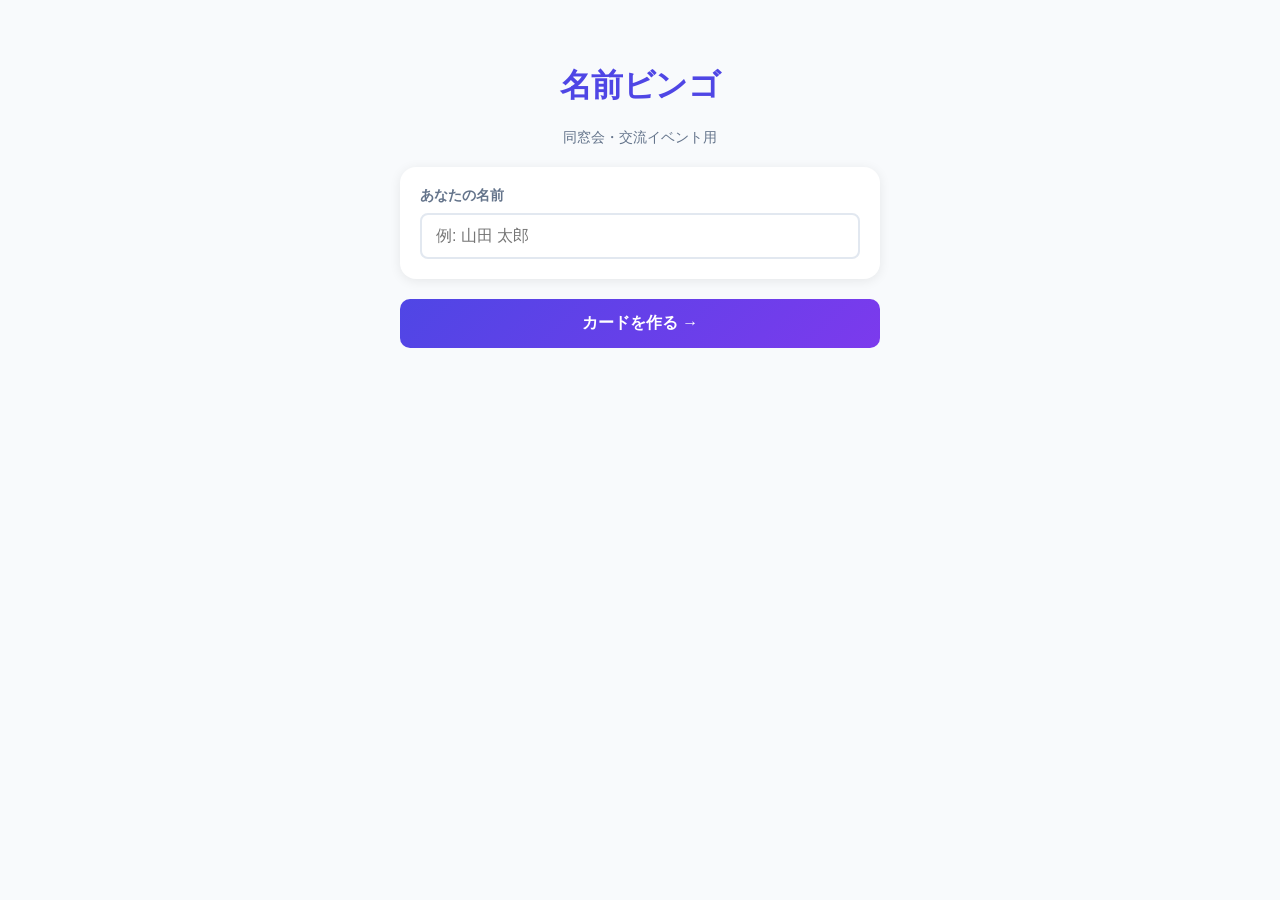
<file: index.html>
<!DOCTYPE html>
<html lang="ja">
<head>
  <meta charset="UTF-8">
  <meta name="viewport" content="width=device-width, initial-scale=1.0">
  <title>名前ビンゴ</title>
  <link rel="stylesheet" href="style.css">
</head>
<body>

  <!-- 画面1: 名前登録 -->
  <div id="screen-register" class="screen active">
    <div class="screen-content">
      <h1 class="app-title">名前ビンゴ</h1>
      <p class="subtitle">同窓会・交流イベント用</p>
      <div class="card-box">
        <label class="label" for="player-name">あなたの名前</label>
        <input
          type="text"
          id="player-name"
          class="input"
          placeholder="例: 山田 太郎"
          maxlength="20"
        >
        <p id="error-register" class="error hidden">名前を入力してください</p>
      </div>
      <button id="btn-to-card" class="btn btn-primary">カードを作る →</button>
    </div>
  </div>

  <!-- 画面2: カード入力 -->
  <div id="screen-input" class="screen">
    <div class="screen-content">
      <h2 class="screen-title">ビンゴカードを作ろう</h2>
      <p class="subtitle" id="input-subtitle"></p>
      <div id="cell-list"></div>
      <p id="error-input" class="error hidden">全てのマスに名前を入力してください</p>
      <button id="btn-to-game" class="btn btn-primary">ゲームを始める →</button>
    </div>
  </div>

  <!-- 画面3: ゲーム -->
  <div id="screen-game" class="screen">
    <div class="screen-content">
      <div class="player-badge" id="player-badge"></div>
      <p class="instruction">名前が呼ばれたらマスをタップ！</p>
      <div id="bingo-card" class="bingo-grid"></div>
      <div id="bingo-count" class="bingo-count">ビンゴ: 0 列</div>
      <div id="bingo-message" class="bingo-message hidden">
        <span class="bingo-text">BINGO!</span>
      </div>
      <button id="btn-reset" class="btn btn-secondary">最初からやり直す</button>
    </div>
  </div>

  <script src="app.js"></script>
</body>
</html>
</file>
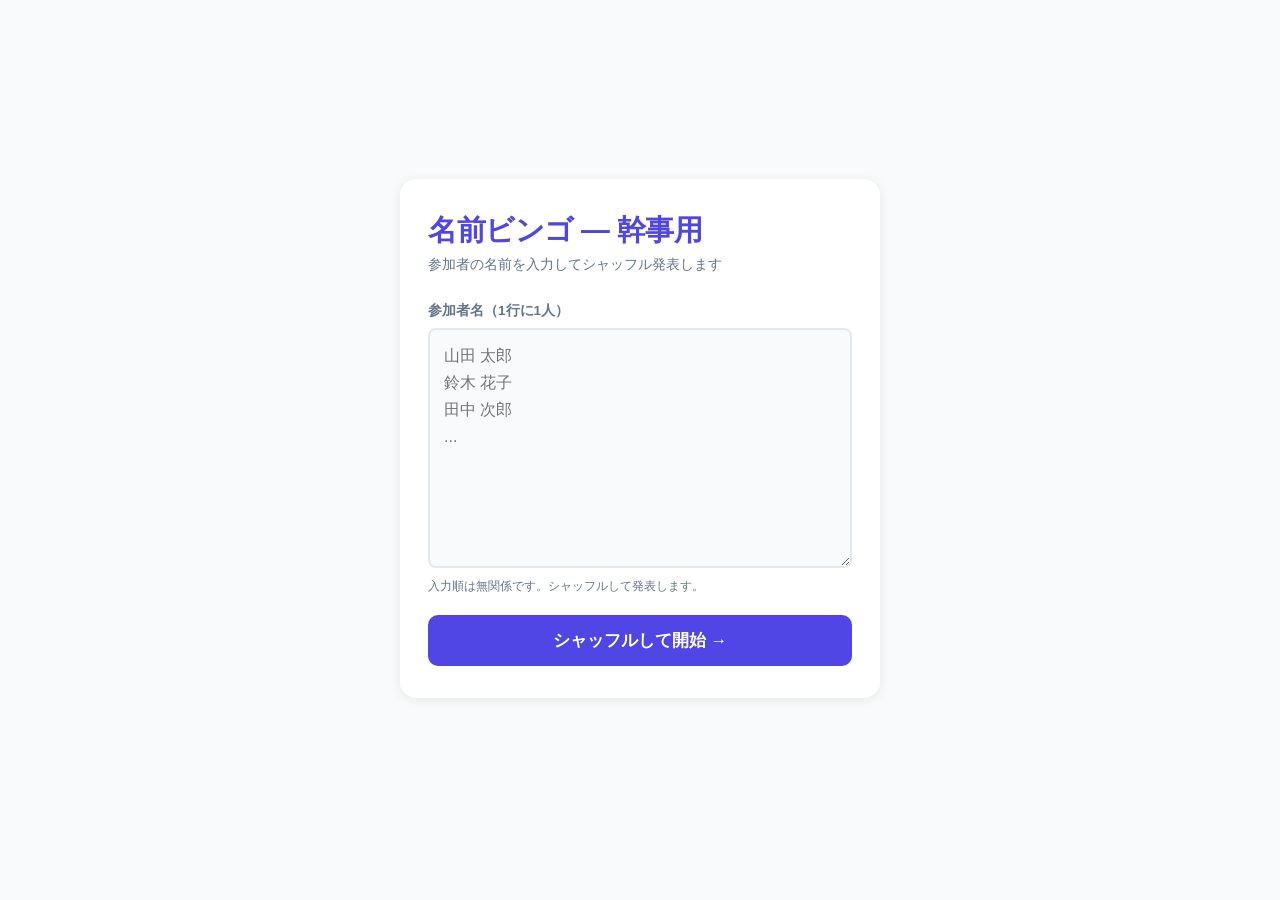
<file: host.html>
<!DOCTYPE html>
<html lang="ja">
<head>
  <meta charset="UTF-8">
  <meta name="viewport" content="width=device-width, initial-scale=1.0">
  <title>名前ビンゴ — 幹事用</title>
  <style>
    *, *::before, *::after { box-sizing: border-box; margin: 0; padding: 0; }

    /* index.html と同じ設計変数 + 特別賞専用色 */
    :root {
      --primary:       #4f46e5;
      --primary-dark:  #3730a3;
      --primary-light: #e0e7ff;
      --bg:            #f8fafc;
      --card-bg:       #ffffff;
      --text:          #1e293b;
      --muted:         #64748b;
      --border:        #e2e8f0;
      --danger:        #ef4444;
      --success:       #16a34a;
      /* 20人目専用 */
      --gold:          #f59e0b;
      --gold-dark:     #d97706;
      --orange:        #ea580c;
    }

    body {
      font-family: 'Helvetica Neue', Arial, 'Hiragino Sans', 'Noto Sans JP', sans-serif;
      background: var(--bg);
      color: var(--text);
      min-height: 100vh;
    }

    /* ── 画面切り替え ── */
    .screen { display: none; flex-direction: column; min-height: 100vh; }
    .screen.active { display: flex; }

    /* ════════════════════════════════
       画面1: セットアップ
       index.html の card-box スタイルに統一
    ════════════════════════════════ */
    #screen-setup {
      align-items: center;
      justify-content: center;
      padding: 24px 16px 48px;
    }

    .setup-box {
      background: var(--card-bg);
      border-radius: 16px;
      padding: 32px 28px;
      width: 100%;
      max-width: 480px;
      box-shadow: 0 2px 12px rgba(0, 0, 0, 0.08);
    }

    .app-title {
      font-size: 1.8rem;
      font-weight: 800;
      color: var(--primary);
      margin-bottom: 4px;
      letter-spacing: -0.5px;
    }

    .app-sub {
      font-size: 0.9rem;
      color: var(--muted);
      margin-bottom: 28px;
    }

    .field-label {
      display: block;
      font-size: 0.85rem;
      font-weight: 600;
      color: var(--muted);
      margin-bottom: 8px;
    }

    textarea {
      width: 100%;
      height: 240px;
      background: var(--bg);
      border: 2px solid var(--border);
      border-radius: 8px;
      color: var(--text);
      font-size: 1rem;
      line-height: 1.7;
      padding: 12px 14px;
      resize: vertical;
      font-family: inherit;
      outline: none;
      transition: border-color 0.2s;
    }
    textarea:focus { border-color: var(--primary); }

    .field-hint {
      font-size: 0.78rem;
      color: var(--muted);
      margin-top: 6px;
      margin-bottom: 20px;
    }

    .error { color: var(--danger); font-size: 0.875rem; margin-bottom: 12px; }
    .error.hidden { display: none !important; }

    .btn-primary {
      width: 100%;
      background: var(--primary);
      color: #fff;
      border: none;
      border-radius: 10px;
      font-size: 1.05rem;
      font-weight: 700;
      padding: 14px;
      cursor: pointer;
      transition: background 0.2s, transform 0.1s;
    }
    .btn-primary:hover  { background: var(--primary-dark); }
    .btn-primary:active { transform: scale(0.97); }

    /* ════════════════════════════════
       画面2: 発表
    ════════════════════════════════ */

    /* ヘッダー: 上部に紫グラデーションのアクセントライン */
    .announce-header {
      flex-shrink: 0;
      background: var(--card-bg);
      border-bottom: 1px solid var(--border);
      border-top: 5px solid transparent;
      border-image: linear-gradient(90deg, var(--primary), #7c3aed) 1;
      display: flex;
      align-items: center;
      justify-content: space-between;
      padding: 14px 24px;
    }

    .header-title {
      font-size: 0.9rem;
      font-weight: 700;
      color: var(--primary);
      letter-spacing: 0.02em;
    }

    .btn-ghost {
      background: transparent;
      border: 1.5px solid var(--border);
      color: var(--muted);
      border-radius: 8px;
      padding: 7px 14px;
      font-size: 0.82rem;
      font-weight: 600;
      cursor: pointer;
      transition: border-color 0.15s, color 0.15s;
    }
    .btn-ghost:hover { border-color: var(--danger); color: var(--danger); }

    /* 中央エリア */
    .announce-main {
      flex: 1;
      display: flex;
      flex-direction: column;
      align-items: center;
      justify-content: center;
      padding: 40px 24px;
      text-align: center;
      background: var(--bg);
    }

    /* カウンター */
    .counter {
      display: flex;
      align-items: baseline;
      justify-content: center;
      flex-wrap: wrap;
      gap: 2px;
      margin-bottom: 24px;
      min-height: 4rem;
    }

    .counter-label { font-size: 1.5rem; font-weight: 700; color: var(--muted); }
    .counter-num   { font-size: 4.5rem; font-weight: 900; color: var(--primary); line-height: 1; }
    .counter-sub   { font-size: 1rem;   font-weight: 600; color: var(--muted); }

    /* 発表中の名前：最大 7rem、プロジェクター対応 */
    .name-display {
      font-size: clamp(3.5rem, 10vw, 7rem);
      font-weight: 900;
      color: var(--text);
      letter-spacing: 0.04em;
      line-height: 1.15;
      word-break: break-all;
      /* 白カード + 紫の上ボーダーで "ステージ" 感 */
      background: var(--card-bg);
      border-radius: 20px;
      border-top: 5px solid var(--primary);
      box-shadow: 0 4px 32px rgba(79, 70, 229, 0.13);
      padding: 36px 56px;
      min-width: min(560px, 90vw);
      display: flex;
      align-items: center;
      justify-content: center;
    }
    .name-display.state-idle {
      font-size: 1.4rem;
      font-weight: 500;
      color: var(--muted);
      border-top-color: var(--border);
      box-shadow: none;
    }
    .name-display.state-done {
      font-size: 2.2rem;
      color: var(--success);
      border-top-color: var(--success);
    }

    /* 操作ボタン */
    .announce-controls {
      display: flex;
      gap: 16px;
      margin-top: 36px;
    }

    .btn-back {
      background: var(--card-bg);
      border: 2px solid var(--border);
      color: var(--muted);
      border-radius: 10px;
      font-size: 1.1rem;
      font-weight: 700;
      padding: 16px 28px;
      cursor: pointer;
      transition: background 0.15s, border-color 0.15s;
    }
    .btn-back:hover:not(:disabled) {
      background: var(--bg);
      border-color: var(--muted);
      color: var(--text);
    }
    .btn-back:disabled { opacity: 0.3; cursor: default; }

    .btn-next {
      background: linear-gradient(135deg, var(--primary), #7c3aed);
      border: none;
      color: #fff;
      border-radius: 10px;
      font-size: 1.2rem;
      font-weight: 700;
      padding: 16px 44px;
      cursor: pointer;
      box-shadow: 0 4px 16px rgba(79, 70, 229, 0.35);
      transition: opacity 0.15s, transform 0.1s;
    }
    .btn-next:hover:not(:disabled)  { opacity: 0.9; }
    .btn-next:active:not(:disabled) { transform: scale(0.97); }
    .btn-next:disabled {
      background: var(--border);
      color: var(--muted);
      box-shadow: none;
      cursor: default;
      opacity: 0.5;
    }

    /* ── 発表済みリスト ── */
    .announced-section {
      flex-shrink: 0;
      background: var(--card-bg);
      border-top: 1px solid var(--border);
      padding: 14px 24px 20px;
      max-height: 200px;
      overflow-y: auto;
    }

    .section-label {
      font-size: 0.75rem;
      font-weight: 700;
      color: var(--muted);
      text-transform: uppercase;
      letter-spacing: 0.1em;
      margin-bottom: 10px;
    }

    .announced-list {
      display: flex;
      flex-wrap: wrap;
      gap: 8px;
      align-content: flex-start;
    }

    /* チップ: index.html の primary-light ベース */
    .chip {
      display: inline-flex;
      align-items: center;
      gap: 5px;
      font-size: 1.05rem;
      font-weight: 600;
      color: var(--primary-dark);
      background: var(--primary-light);
      border: 1.5px solid rgba(79, 70, 229, 0.2);
      border-radius: 24px;
      padding: 6px 16px;
      white-space: nowrap;
    }

    .chip-num {
      font-size: 0.85rem;
      font-weight: 800;
      color: var(--primary);
    }

    /* ════════════════════════════════
       特別賞オーバーレイ（20人目）
       通常の紫世界観から一変してゴールド演出
    ════════════════════════════════ */
    #overlay-special {
      position: fixed;
      inset: 0;
      background: rgba(15, 10, 40, 0.96);
      display: flex;
      flex-direction: column;
      align-items: center;
      justify-content: center;
      z-index: 100;
      text-align: center;
      padding: 32px;
      overflow: hidden;
      animation: overlayIn 0.4s cubic-bezier(0.34, 1.56, 0.64, 1);
    }
    #overlay-special.hidden { display: none; }

    @keyframes overlayIn {
      from { opacity: 0; transform: scale(0.88); }
      to   { opacity: 1; transform: scale(1); }
    }

    .special-trophy {
      font-size: 6rem;
      line-height: 1;
      margin-bottom: 20px;
      animation: trophy-bounce 0.65s ease-in-out infinite alternate;
      filter: drop-shadow(0 0 24px rgba(245, 158, 11, 0.7));
    }

    @keyframes trophy-bounce {
      from { transform: translateY(0)   scale(1);    }
      to   { transform: translateY(-16px) scale(1.08); }
    }

    .special-badge {
      font-size: 1.1rem;
      font-weight: 700;
      color: #fcd34d;
      letter-spacing: 0.2em;
      text-transform: uppercase;
      margin-bottom: 12px;
    }

    /* グラデーションアニメーションで流れる金色テキスト */
    .special-headline {
      font-size: clamp(2.8rem, 8vw, 4.2rem);
      font-weight: 900;
      line-height: 1.1;
      margin-bottom: 20px;
      background: linear-gradient(90deg, #fbbf24, #f97316, #fbbf24, #f59e0b);
      background-size: 200% auto;
      -webkit-background-clip: text;
      -webkit-text-fill-color: transparent;
      background-clip: text;
      animation: gold-flow 2s linear infinite;
    }

    @keyframes gold-flow {
      from { background-position: 0%   center; }
      to   { background-position: 200% center; }
    }

    .special-name {
      font-size: clamp(2rem, 6vw, 3rem);
      font-weight: 900;
      color: #fff;
      margin-bottom: 16px;
      word-break: break-all;
      text-shadow: 0 0 32px rgba(251, 191, 36, 0.4);
    }

    .special-desc {
      font-size: 1.05rem;
      color: #d4d4d8;
      max-width: 360px;
      line-height: 1.7;
      margin-bottom: 40px;
    }

    .btn-dismiss {
      background: linear-gradient(135deg, var(--gold), var(--orange));
      border: none;
      color: #fff;
      border-radius: 12px;
      font-size: 1.05rem;
      font-weight: 700;
      padding: 16px 48px;
      cursor: pointer;
      box-shadow: 0 4px 24px rgba(245, 158, 11, 0.45);
      transition: opacity 0.15s, transform 0.1s;
    }
    .btn-dismiss:hover  { opacity: 0.9; }
    .btn-dismiss:active { transform: scale(0.97); }

    /* ── 紙吹雪パーティクル ── */
    .confetti-piece {
      position: absolute;
      top: -20px;
      pointer-events: none;
      animation: confetti-fall linear forwards;
    }

    @keyframes confetti-fall {
      0%   { transform: translateY(0)    rotate(0deg);   opacity: 1;   }
      80%  { opacity: 1; }
      100% { transform: translateY(105vh) rotate(800deg); opacity: 0; }
    }

    /* ── レスポンシブ（スマホ） ── */
    @media (max-width: 600px) {
      .name-display      { padding: 24px 28px; }
      .btn-back          { padding: 14px 18px; font-size: 1rem; }
      .btn-next          { padding: 14px 28px; font-size: 1rem; }
      .announce-controls { gap: 10px; }
    }
  </style>
</head>
<body>

  <!-- ══ 画面1: セットアップ ══ -->
  <div id="screen-setup" class="screen active">
    <div class="setup-box">
      <h1 class="app-title">名前ビンゴ — 幹事用</h1>
      <p class="app-sub">参加者の名前を入力してシャッフル発表します</p>

      <label class="field-label" for="names-input">参加者名（1行に1人）</label>
      <textarea
        id="names-input"
        placeholder="山田 太郎&#10;鈴木 花子&#10;田中 次郎&#10;..."></textarea>
      <p class="field-hint">入力順は無関係です。シャッフルして発表します。</p>

      <p id="error-setup" class="error hidden">2人以上の名前を入力してください</p>
      <button class="btn-primary" id="btn-start">シャッフルして開始 →</button>
    </div>
  </div>

  <!-- ══ 画面2: 発表 ══ -->
  <div id="screen-announce" class="screen">
    <div class="announce-header">
      <span class="header-title">幹事用 発表パネル</span>
      <button class="btn-ghost" id="btn-restart">最初からやり直す</button>
    </div>

    <div class="announce-main">
      <div class="counter" id="counter">
        <span class="counter-label" style="color:var(--muted)">発表前</span>
      </div>
      <div class="name-display state-idle" id="name-display">↓ 最初の名前を発表</div>
      <div class="announce-controls">
        <button class="btn-back" id="btn-back" disabled>← 戻す</button>
        <button class="btn-next" id="btn-next">次の名前 →</button>
      </div>
    </div>

    <div class="announced-section" id="announced-section">
      <div class="section-label">発表済み</div>
      <div class="announced-list" id="announced-list">
        <span style="font-size:0.95rem;color:var(--muted)">まだ発表していません</span>
      </div>
    </div>
  </div>

  <!-- ══ 特別賞オーバーレイ（20人目） ══ -->
  <div id="overlay-special" class="hidden">
    <div class="special-trophy">🏆</div>
    <p class="special-badge">第 20 人目</p>
    <p class="special-headline">特別賞チャンス！</p>
    <p class="special-name" id="special-name"></p>
    <p class="special-desc">
      この瞬間に初めてビンゴになった人が特別賞対象です。<br>
      複数人いたらじゃんけんで決めてください！
    </p>
    <button class="btn-dismiss" id="btn-dismiss">確認しました — 続ける</button>
  </div>

  <script>
    const SPECIAL_POSITION = 20;

    const state = {
      names: [],
      current: -1,
    };

    // ── ユーティリティ ──────────────────────────────────────────
    function escapeHtml(str) {
      return str
        .replace(/&/g, '&amp;')
        .replace(/</g, '&lt;')
        .replace(/>/g, '&gt;')
        .replace(/"/g, '&quot;');
    }

    function fisherYates(arr) {
      for (let i = arr.length - 1; i > 0; i--) {
        const j = Math.floor(Math.random() * (i + 1));
        [arr[i], arr[j]] = [arr[j], arr[i]];
      }
    }

    function showScreen(id) {
      document.querySelectorAll('.screen').forEach(s => s.classList.remove('active'));
      document.getElementById(id).classList.add('active');
    }

    // ── 紙吹雪アニメーション ─────────────────────────────────────
    function launchConfetti() {
      const colors  = ['#fbbf24', '#f97316', '#4f46e5', '#ffffff', '#f59e0b', '#7c3aed', '#fcd34d'];
      const overlay = document.getElementById('overlay-special');

      for (let i = 0; i < 70; i++) {
        const el = document.createElement('div');
        el.className = 'confetti-piece';
        const size = 6 + Math.random() * 9;
        el.style.cssText = [
          `left: ${Math.random() * 100}%`,
          `width: ${size}px`,
          `height: ${size}px`,
          `background: ${colors[Math.floor(Math.random() * colors.length)]}`,
          `border-radius: ${Math.random() > 0.4 ? '50%' : '3px'}`,
          `animation-delay: ${Math.random() * 1.5}s`,
          `animation-duration: ${2.5 + Math.random() * 2}s`,
        ].join(';');
        overlay.appendChild(el);
        setTimeout(() => el.remove(), 5500);
      }
    }

    // ── セットアップ ─────────────────────────────────────────────
    document.getElementById('btn-start').addEventListener('click', () => {
      const raw   = document.getElementById('names-input').value;
      const names = raw.split('\n').map(n => n.trim()).filter(n => n.length > 0);
      const error = document.getElementById('error-setup');

      if (names.length < 2) {
        error.classList.remove('hidden');
        return;
      }

      error.classList.add('hidden');
      fisherYates(names);
      state.names   = names;
      state.current = -1;
      render();
      showScreen('screen-announce');
    });

    // ── 次の名前 ─────────────────────────────────────────────────
    document.getElementById('btn-next').addEventListener('click', () => {
      if (state.current >= state.names.length) return;
      state.current++;
      render();

      if (state.current === SPECIAL_POSITION - 1) {
        document.getElementById('special-name').textContent =
          state.names[state.current];
        document.getElementById('overlay-special').classList.remove('hidden');
        launchConfetti();
      }
    });

    // ── 戻す ─────────────────────────────────────────────────────
    document.getElementById('btn-back').addEventListener('click', () => {
      if (state.current < 0) return;
      state.current--;
      render();
    });

    // ── 最初からやり直す ─────────────────────────────────────────
    document.getElementById('btn-restart').addEventListener('click', () => {
      showScreen('screen-setup');
    });

    // ── 特別賞オーバーレイを閉じる ───────────────────────────────
    document.getElementById('btn-dismiss').addEventListener('click', () => {
      document.getElementById('overlay-special').classList.add('hidden');
      document.querySelectorAll('.confetti-piece').forEach(el => el.remove());
    });

    // ── 画面更新 ─────────────────────────────────────────────────
    function render() {
      const total = state.names.length;
      const cur   = state.current;

      const counterEl = document.getElementById('counter');
      const nameEl    = document.getElementById('name-display');
      const btnBack   = document.getElementById('btn-back');
      const btnNext   = document.getElementById('btn-next');

      if (cur < 0) {
        counterEl.innerHTML =
          `<span class="counter-label">発表前</span>` +
          `<span class="counter-sub">&nbsp;/ 全${total}人</span>`;
        nameEl.textContent = '↓ 最初の名前を発表';
        nameEl.className = 'name-display state-idle';
      } else if (cur >= total) {
        counterEl.innerHTML =
          `<span class="counter-label" style="color:var(--success)">全${total}人 発表完了</span>`;
        nameEl.textContent = '全員発表しました！';
        nameEl.className = 'name-display state-done';
      } else {
        counterEl.innerHTML =
          `<span class="counter-label">第&nbsp;</span>` +
          `<span class="counter-num">${cur + 1}</span>` +
          `<span class="counter-label">&nbsp;人目</span>` +
          `<span class="counter-sub">&nbsp;/ 全${total}人</span>`;
        nameEl.textContent = state.names[cur];
        nameEl.className = 'name-display';
      }

      btnBack.disabled = cur < 0;
      btnNext.disabled = cur >= total;
      if (!btnNext.disabled) {
        btnNext.textContent = cur < 0 ? '最初の名前 →' : '次の名前 →';
      }

      const section = document.getElementById('announced-section');
      const listEl  = document.getElementById('announced-list');
      const shown   = cur + 1;

      if (shown <= 0) {
        listEl.innerHTML =
          '<span style="font-size:0.95rem;color:var(--muted)">まだ発表していません</span>';
      } else {
        listEl.innerHTML = state.names.slice(0, shown).map((name, i) =>
          `<span class="chip">` +
            `<span class="chip-num">${i + 1}.</span>` +
            `${escapeHtml(name)}` +
          `</span>`
        ).join('');
        section.scrollTop = section.scrollHeight;
      }
    }
  </script>
</body>
</html>
</file>
<file: style.css>
* {
  box-sizing: border-box;
  margin: 0;
  padding: 0;
}

:root {
  --primary:       #4f46e5;
  --primary-dark:  #3730a3;
  --primary-light: #e0e7ff;
  --bg:            #f8fafc;
  --card-bg:       #ffffff;
  --text:          #1e293b;
  --text-light:    #64748b;
  --border:        #e2e8f0;
  --gold:          #f59e0b;
}

body {
  font-family: 'Helvetica Neue', Arial, 'Hiragino Sans', 'Noto Sans JP', sans-serif;
  background: var(--bg);
  color: var(--text);
  min-height: 100vh;
}

/* ── 画面の切り替え ── */
.screen {
  display: none;
  min-height: 100vh;
  padding: 24px 16px 48px;
}

.screen.active {
  display: block;
}

.screen-content {
  max-width: 480px;
  margin: 0 auto;
  display: flex;
  flex-direction: column;
  align-items: center;
  gap: 20px;
}

/* ── タイトル・テキスト ── */
.app-title {
  font-size: 2rem;
  font-weight: 800;
  color: var(--primary);
  text-align: center;
  margin-top: 40px;
  letter-spacing: -0.5px;
}

.screen-title {
  font-size: 1.4rem;
  font-weight: 700;
  text-align: center;
  margin-top: 20px;
}

.subtitle {
  color: var(--text-light);
  font-size: 0.9rem;
  text-align: center;
}

.instruction {
  font-size: 0.9rem;
  color: var(--text-light);
  text-align: center;
}

.error {
  color: #ef4444;
  font-size: 0.85rem;
  margin-top: 8px;
}

.hidden {
  display: none !important;
}

/* ── カードボックス（名前登録） ── */
.card-box {
  background: var(--card-bg);
  border-radius: 16px;
  padding: 20px;
  width: 100%;
  box-shadow: 0 2px 12px rgba(0, 0, 0, 0.08);
}

.label {
  display: block;
  font-size: 0.85rem;
  font-weight: 600;
  color: var(--text-light);
  margin-bottom: 8px;
}

.input {
  width: 100%;
  padding: 12px 14px;
  border: 2px solid var(--border);
  border-radius: 8px;
  font-size: 1rem;
  color: var(--text);
  outline: none;
  transition: border-color 0.2s;
}

.input:focus {
  border-color: var(--primary);
}

/* ── ボタン ── */
.btn {
  width: 100%;
  padding: 14px;
  border: none;
  border-radius: 10px;
  font-size: 1rem;
  font-weight: 700;
  cursor: pointer;
  transition: opacity 0.2s, transform 0.1s;
}

.btn:active {
  transform: scale(0.97);
}

.btn-primary {
  background: linear-gradient(135deg, #4f46e5, #7c3aed);
  color: white;
}

.btn-primary:hover {
  background: linear-gradient(135deg, #3730a3, #6d28d9);
}

.btn-secondary {
  background: transparent;
  box-shadow: inset 0 0 0 2px var(--border);
  color: var(--text-light);
}

/* ── カード入力リスト（画面2） ── */
#cell-list {
  width: 100%;
  display: flex;
  flex-direction: column;
  gap: 8px;
}

.cell-card {
  background: var(--card-bg);
  border-radius: 12px;
  padding: 12px 14px;
  box-shadow: 0 2px 8px rgba(0, 0, 0, 0.07);
  display: grid;
  grid-template-columns: 28px 1fr 1fr;
  align-items: center;
  gap: 10px;
}

.cell-number {
  width: 28px;
  height: 28px;
  background: var(--primary-light);
  color: var(--primary);
  border-radius: 50%;
  display: flex;
  align-items: center;
  justify-content: center;
  font-weight: 700;
  font-size: 0.85rem;
  flex-shrink: 0;
}

.cell-input {
  padding: 8px 10px;
  border: 1.5px solid var(--border);
  border-radius: 6px;
  font-size: 0.85rem;
  color: var(--text);
  outline: none;
  width: 100%;
  transition: border-color 0.2s;
}

.cell-input:focus {
  border-color: var(--primary);
}

.cell-input::placeholder {
  color: #cbd5e1;
}

/* ── プレイヤーバッジ（画面3） ── */
.player-badge {
  background: linear-gradient(135deg, #4f46e5, #7c3aed);
  color: white;
  padding: 8px 24px;
  border-radius: 20px;
  font-weight: 700;
  font-size: 1rem;
  margin-top: 16px;
}

/* ── ビンゴグリッド 3×3 ── */
.bingo-grid {
  display: grid;
  grid-template-columns: repeat(3, 1fr);
  gap: 8px;
  width: 100%;
}

.bingo-cell {
  background: var(--card-bg);
  border: 2px solid var(--border);
  border-radius: 10px;
  padding: 12px 6px;
  text-align: center;
  cursor: pointer;
  transition: background 0.2s, border-color 0.2s, transform 0.1s;
  min-height: 90px;
  display: flex;
  flex-direction: column;
  justify-content: center;
  align-items: center;
  gap: 4px;
  user-select: none;
}

.bingo-cell:active {
  transform: scale(0.93);
}

.bingo-cell.marked {
  background: linear-gradient(135deg, #4f46e5, #7c3aed);
  border-color: #4f46e5;
  color: white;
}

.cell-name {
  font-weight: 700;
  font-size: 0.9rem;
  line-height: 1.3;
  word-break: break-all;
}

.cell-hobby {
  font-size: 0.7rem;
  color: var(--text-light);
  word-break: break-all;
}

.bingo-cell.marked .cell-hobby {
  color: rgba(255, 255, 255, 0.8);
}

/* ── ビンゴ数 ── */
.bingo-count {
  font-size: 0.95rem;
  font-weight: 600;
  color: var(--text-light);
}

/* ── ビンゴメッセージ ── */
.bingo-message {
  background: linear-gradient(135deg, #d97706, #f59e0b);
  border-radius: 16px;
  padding: 20px 48px;
  box-shadow: 0 4px 32px rgba(245, 158, 11, 0.65);
  animation: pop 0.35s ease-out;
}

.bingo-text {
  font-size: 2rem;
  font-weight: 900;
  color: white;
  letter-spacing: 2px;
  /* 屋外・照明下で白文字を暗色縁取りで強調 */
  text-shadow:
    -1px -1px 0 rgba(0, 0, 0, 0.35),
     1px -1px 0 rgba(0, 0, 0, 0.35),
    -1px  1px 0 rgba(0, 0, 0, 0.35),
     1px  1px 0 rgba(0, 0, 0, 0.35),
     0    3px 10px rgba(0, 0, 0, 0.5);
}

.bingo-message.reach {
  background: linear-gradient(135deg, #f97316, #ea580c);
  box-shadow: 0 4px 32px rgba(249, 115, 22, 0.65);
}

@keyframes pop {
  0%   { transform: scale(0.4); opacity: 0; }
  70%  { transform: scale(1.1); }
  100% { transform: scale(1);   opacity: 1; }
}
</file>
